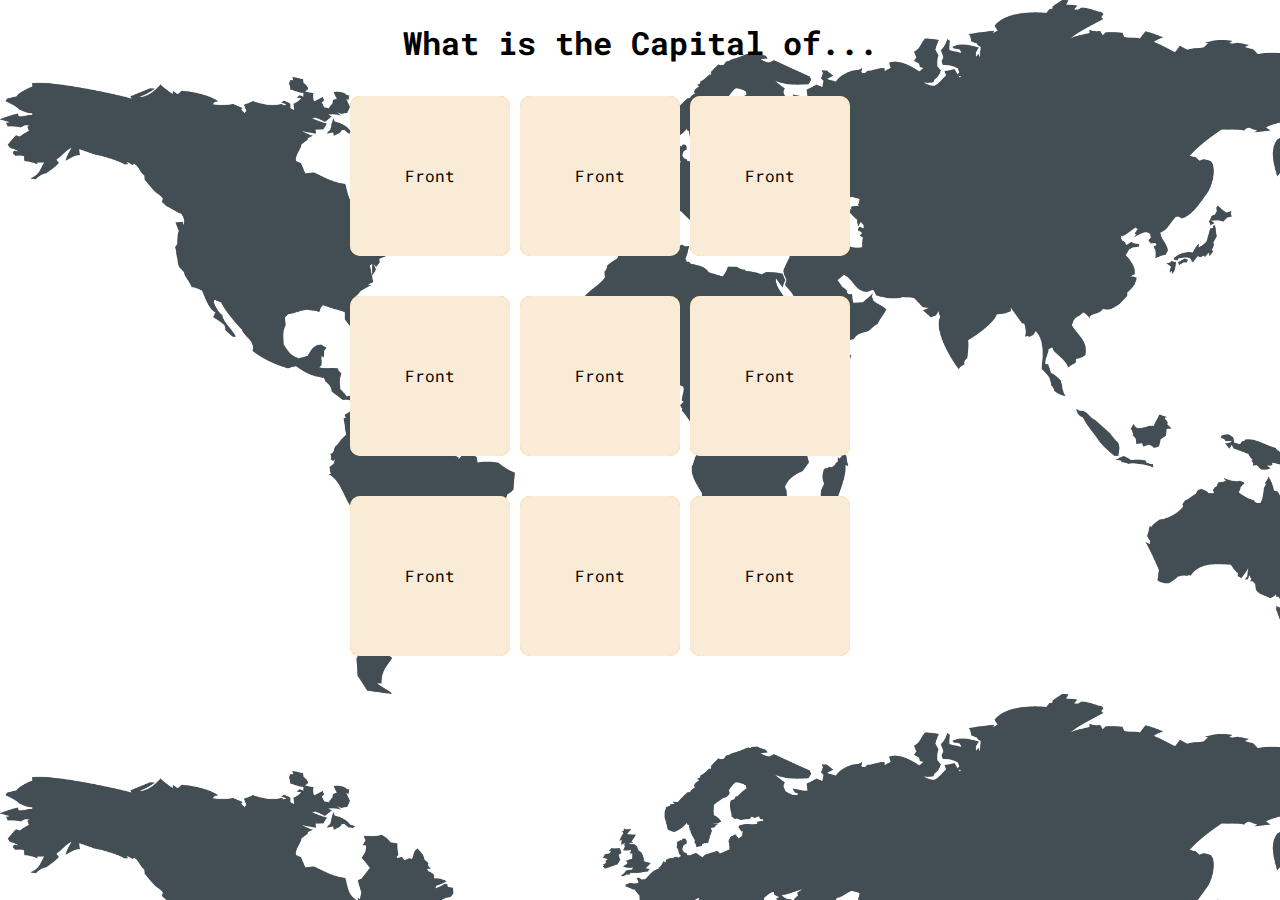
<file: index.html>
<!DOCTYPE html>
<html lang="en">
<head>
    <meta charset="UTF-8">
    <title>Welcome to Flash Card Website </title>
    <link href="style.css" rel="stylesheet">
</head>
<body>
<div><h1>What is the Capital of...</h1></div>
<div class="container">
<!-- to generate below elements .card*9>div>.front>p^.back>p  -->
    <div class="card">
    <div>
        <div class="front"><p>Front</p></div>
        <div class="back"><p>Back</p></div>
    </div>
    </div>
    <div class="card">
        <div>
            <div class="front"><p>Front</p></div>
            <div class="back"><p>Back</p></div>
        </div>
    </div>
    <div class="card">
        <div>
            <div class="front"><p>Front</p></div>
            <div class="back"><p>Back</p></div>
        </div>
    </div>
    <div class="card">
        <div>
            <div class="front"><p>Front</p></div>
            <div class="back"><p>Back</p></div>
        </div>
    </div>
    <div class="card">
        <div>
            <div class="front"><p>Front</p></div>
            <div class="back"><p>Back</p></div>
        </div>
    </div>
    <div class="card">
        <div>
            <div class="front"><p>Front</p></div>
            <div class="back"><p>Back</p></div>
        </div>
    </div>
    <div class="card">
        <div>
            <div class="front"><p>Front</p></div>
            <div class="back"><p>Back</p></div>
        </div>
    </div>
    <div class="card">
        <div>
            <div class="front"><p>Front</p></div>
            <div class="back"><p>Back</p></div>
        </div>
    </div>
    <div class="card">
        <div>
            <div class="front"><p>Front</p></div>
            <div class="back"><p>Back</p></div>
        </div>
    </div>
</div>
</body>
</html>
</file>
<file: style.css>
@import url('https://fonts.googleapis.com/css2?family=Roboto+Mono:ital,wght@1,200&display=swap');

body {
    background-image: url("images/world.png");
    background-size: cover;
    font-family: 'Roboto Mono', monospace;
}

h1 {
    text-align: center;
}

.container {
    display: flex;
    flex-direction: row;
    flex-wrap: wrap;
    height: 600px;
    width: 600px;
    margin: auto;
}
.card {
    height: 150px;
    width: 150px;
    position: relative;
    padding: 5px;
    margin: 5px;
    transition: all 1s linear;
    transform-style: preserve-3d;
}

.front,
.back {
    height: 100%;
    width: 100%;
    display: flex;
    justify-content: center;
    align-items: center;
    border-radius: 10px;
    position: absolute;
}

.front {
    background-color: antiquewhite;
    z-index: 2;
    -webkit-backface-visibility: hidden;
}

.back {
    background-color: orange;
    z-index: 1;
    transform: rotateY(180deg);
}
.container:hover .card{
    transform: rotateY(180deg);
}
</file>
